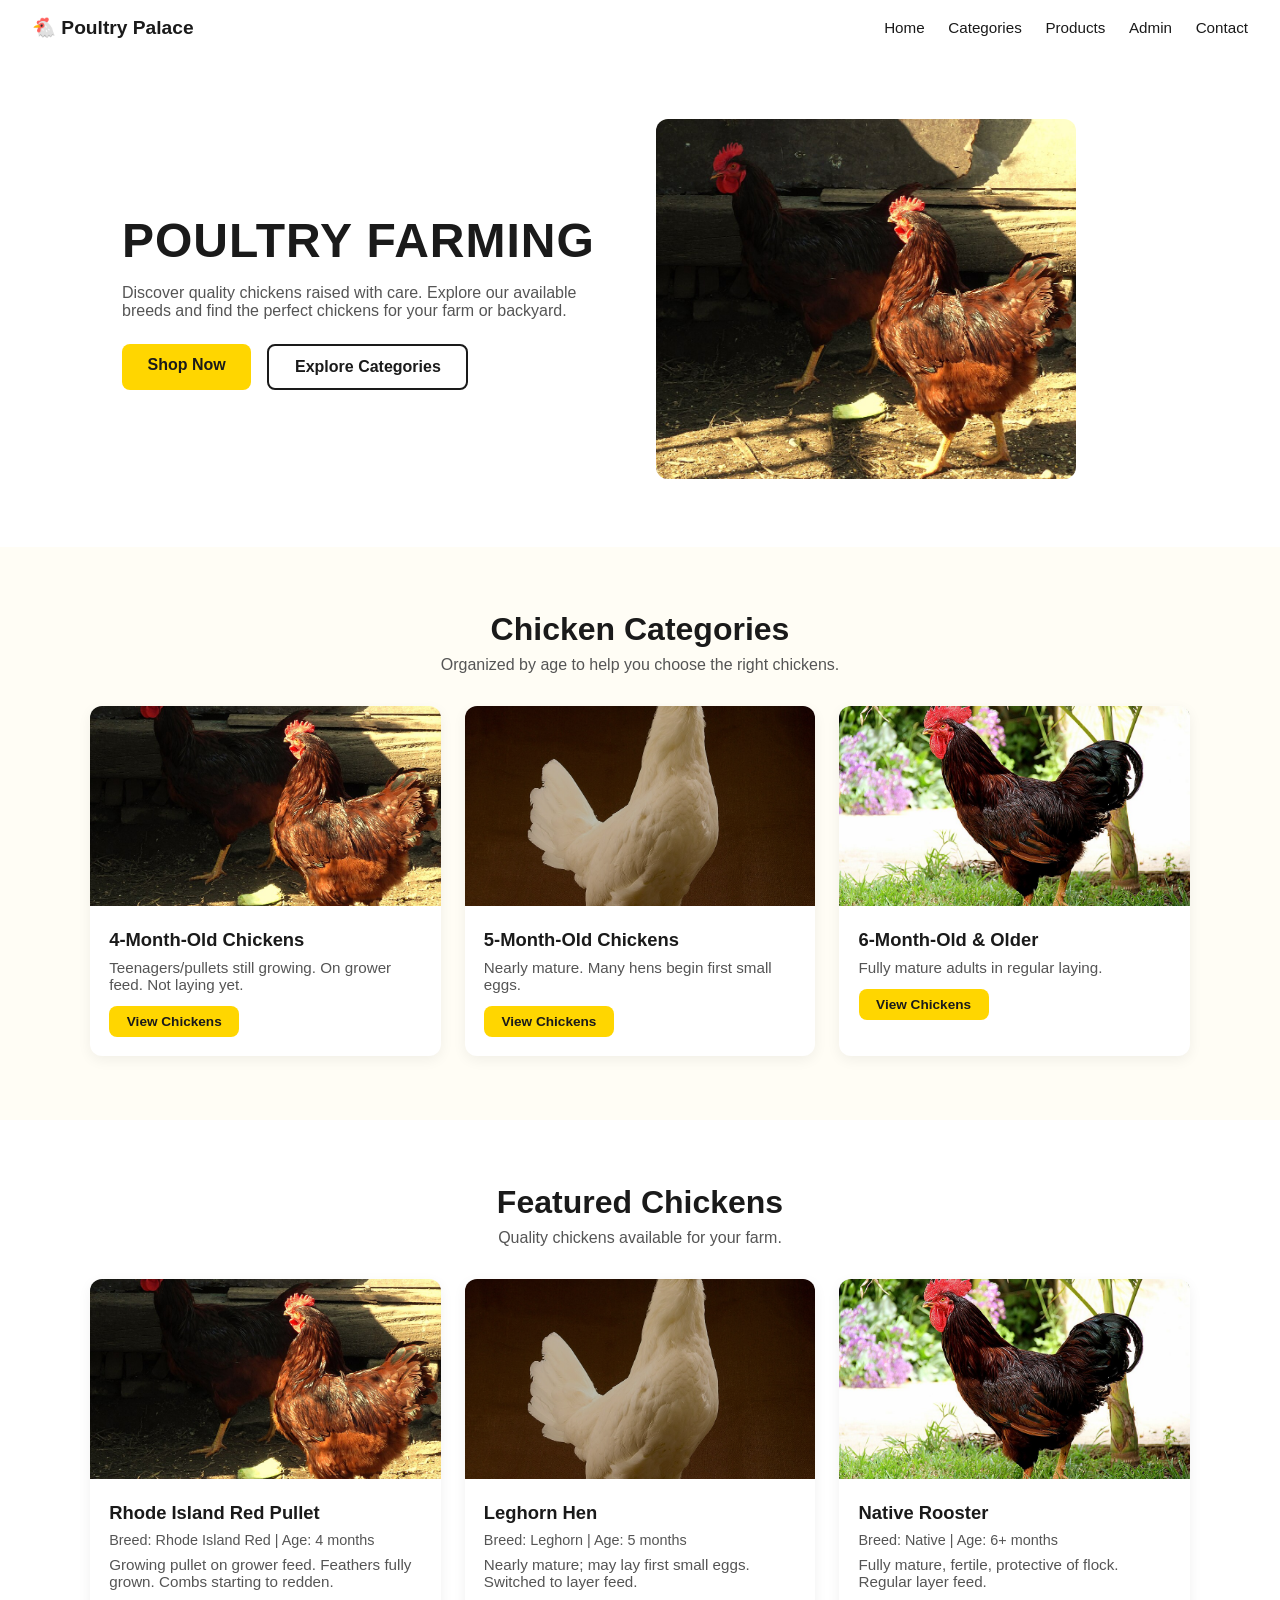
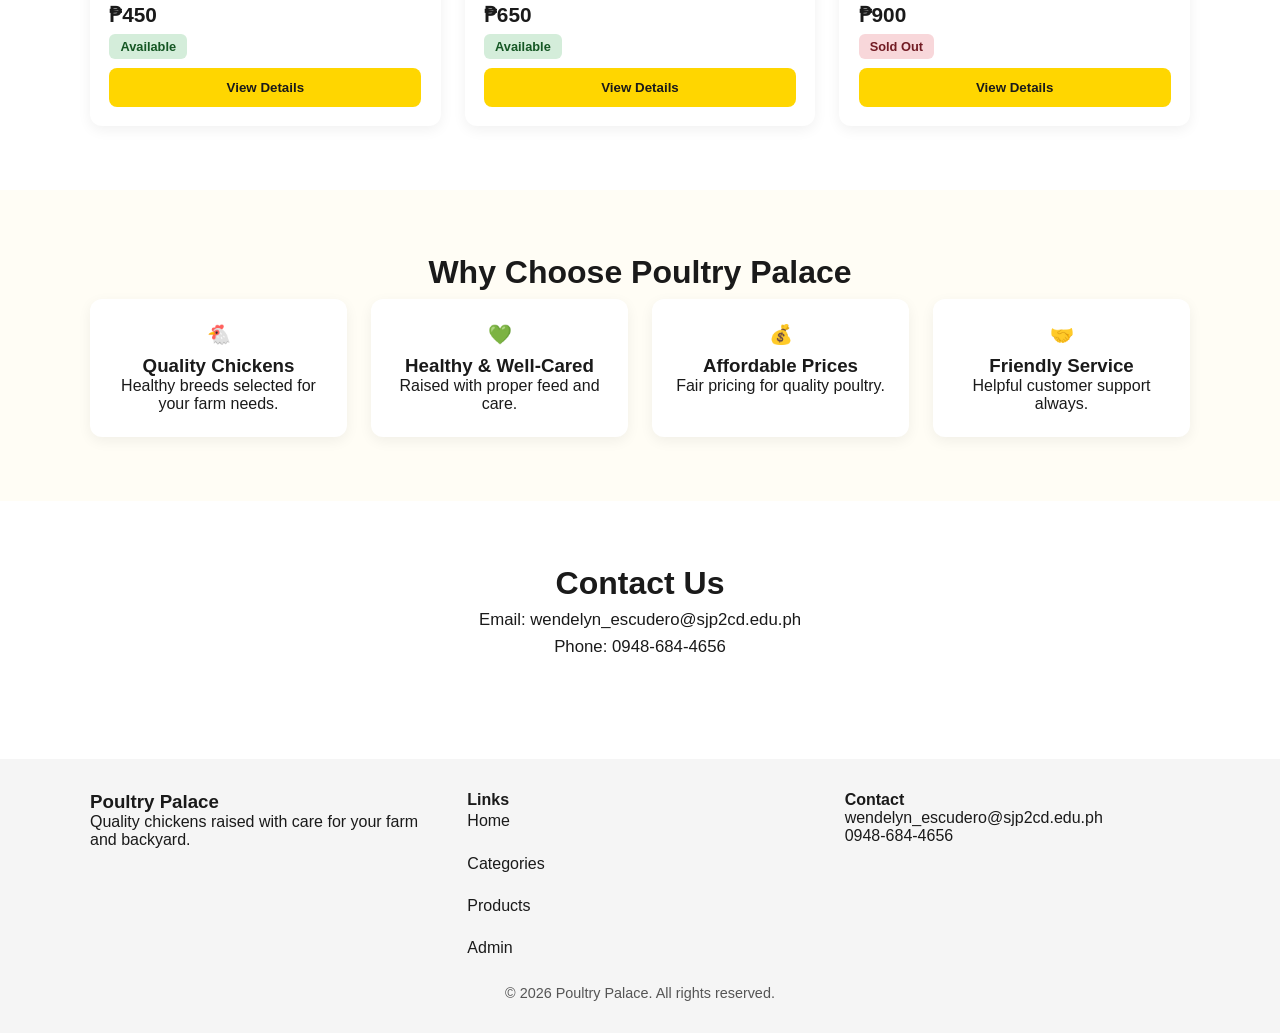
<file: index.html>
<!DOCTYPE html>
<html lang="en">
<head>
<meta charset="UTF-8">
<meta name="viewport" content="width=device-width, initial-scale=1.0">
<title>Poultry Palace - Premium Chickens</title>
<link rel="stylesheet" href="style.css">
</head>
<body>
<header class="site-header">
  <div class="logo">🐔 Poultry Palace</div>
  <nav class="nav">
    <a href="index.html">Home</a>
    <a href="#categories">Categories</a>
    <a href="#products">Products</a>
    <a href="admin.html">Admin</a>
    <a href="#contact">Contact</a>
  </nav>
</header>

<section class="hero">
  <div class="hero-text">
    <h1>POULTRY FARMING</h1>
    <p>Discover quality chickens raised with care. Explore our available breeds and find the perfect chickens for your farm or backyard.</p>
    <div class="hero-buttons">
      <a class="btn btn-yellow" href="#products">Shop Now</a>
      <a class="btn btn-outline" href="#categories">Explore Categories</a>
    </div>
  </div>
  <div class="hero-image">
    <img src="images/chickens/pullet.jpg" alt="Poultry farming chickens">
  </div>
</section>

<section id="categories" class="section section-cream">
  <div class="container">
    <h2 class="section-title">Chicken Categories</h2>
    <p class="section-sub">Organized by age to help you choose the right chickens.</p>
    <div class="cat-grid">
      <div class="cat-card">
        <img src="images/chickens/pullet.jpg" alt="4-month-old chickens">
        <div class="cat-body">
          <h3>4-Month-Old Chickens</h3>
          <p>Teenagers/pullets still growing. On grower feed. Not laying yet.</p>
          <a class="btn btn-yellow small" href="#products">View Chickens</a>
        </div>
      </div>
      <div class="cat-card">
        <img src="images/chickens/leghorn.jpg" alt="5-month-old chickens">
        <div class="cat-body">
          <h3>5-Month-Old Chickens</h3>
          <p>Nearly mature. Many hens begin first small eggs.</p>
          <a class="btn btn-yellow small" href="#products">View Chickens</a>
        </div>
      </div>
      <div class="cat-card">
        <img src="images/chickens/native.jpg" alt="6-month-old and older chickens">
        <div class="cat-body">
          <h3>6-Month-Old & Older</h3>
          <p>Fully mature adults in regular laying.</p>
          <a class="btn btn-yellow small" href="#products">View Chickens</a>
        </div>
      </div>
    </div>
  </div>
</section>

<section id="products" class="section section-white">
  <div class="container">
    <h2 class="section-title">Featured Chickens</h2>
    <p class="section-sub">Quality chickens available for your farm.</p>
    <div class="product-grid">
      <article class="product-card">
        <img src="images/chickens/pullet.jpg" alt="Rhode Island Red Pullet">
        <div class="product-info">
          <h3>Rhode Island Red Pullet</h3>
          <p class="meta">Breed: Rhode Island Red | Age: 4 months</p>
          <p class="desc">Growing pullet on grower feed. Feathers fully grown. Combs starting to redden.</p>
          <p class="price">₱450</p>
          <span class="badge available">Available</span>
          <button class="btn btn-yellow full">View Details</button>
        </div>
      </article>
      <article class="product-card">
        <img src="images/chickens/leghorn.jpg" alt="Leghorn Hen">
        <div class="product-info">
          <h3>Leghorn Hen</h3>
          <p class="meta">Breed: Leghorn | Age: 5 months</p>
          <p class="desc">Nearly mature; may lay first small eggs. Switched to layer feed.</p>
          <p class="price">₱650</p>
          <span class="badge available">Available</span>
          <button class="btn btn-yellow full">View Details</button>
        </div>
      </article>
      <article class="product-card">
        <img src="images/chickens/native.jpg" alt="Native Rooster">
        <div class="product-info">
          <h3>Native Rooster</h3>
          <p class="meta">Breed: Native | Age: 6+ months</p>
          <p class="desc">Fully mature, fertile, protective of flock. Regular layer feed.</p>
          <p class="price">₱900</p>
          <span class="badge soldout">Sold Out</span>
          <button class="btn btn-yellow full">View Details</button>
        </div>
      </article>
    </div>
  </div>
</section>

<section class="section section-cream">
  <div class="container">
    <h2 class="section-title">Why Choose Poultry Palace</h2>
    <div class="why-grid">
      <div class="why-card"><div class="icon">🐔</div><h3>Quality Chickens</h3><p>Healthy breeds selected for your farm needs.</p></div>
      <div class="why-card"><div class="icon">💚</div><h3>Healthy & Well-Cared</h3><p>Raised with proper feed and care.</p></div>
      <div class="why-card"><div class="icon">💰</div><h3>Affordable Prices</h3><p>Fair pricing for quality poultry.</p></div>
      <div class="why-card"><div class="icon">🤝</div><h3>Friendly Service</h3><p>Helpful customer support always.</p></div>
    </div>
  </div>
</section>

<section id="contact" class="section section-white">
  <div class="container contact">
    <h2 class="section-title">Contact Us</h2>
    <p>Email: wendelyn_escudero@sjp2cd.edu.ph</p>
    <p>Phone: 0948-684-4656</p>
  </div>
</section>

<footer class="footer">
  <div class="container footer-inner">
    <div>
      <h3>Poultry Palace</h3>
      <p>Quality chickens raised with care for your farm and backyard.</p>
    </div>
    <div>
      <h4>Links</h4>
      <a href="index.html">Home</a><br>
      <a href="#categories">Categories</a><br>
      <a href="#products">Products</a><br>
      <a href="admin.html">Admin</a>
    </div>
    <div>
      <h4>Contact</h4>
      <p>wendelyn_escudero@sjp2cd.edu.ph</p>
      <p>0948-684-4656</p>
    </div>
  </div>
  <p class="copy">&copy; 2026 Poultry Palace. All rights reserved.</p>
</footer>
</body>
</html>
</file>
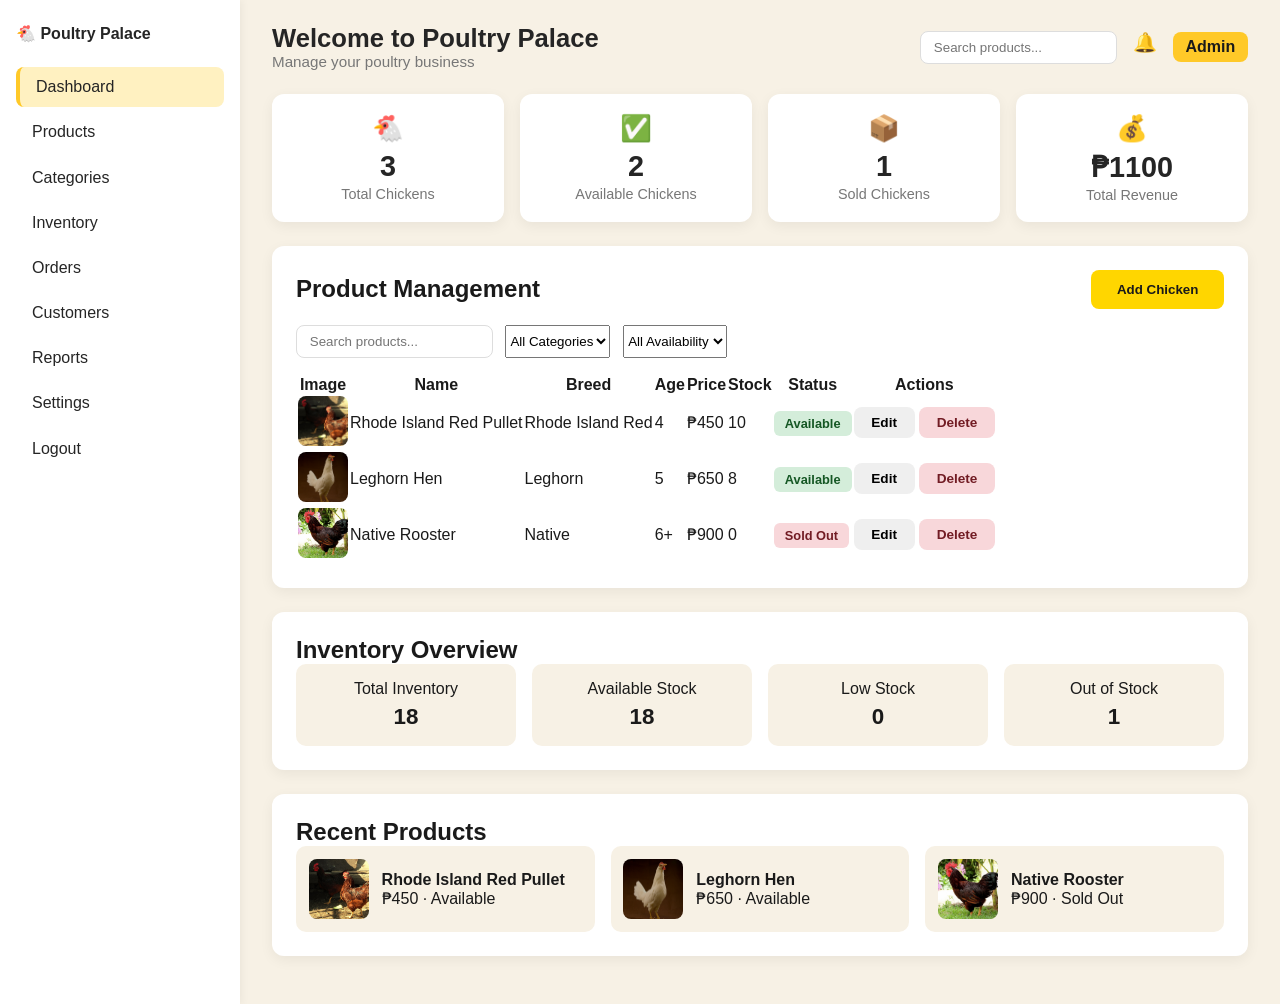
<file: admin.html>
<!DOCTYPE html>
<html lang="en">
<head>
<meta charset="UTF-8">
<meta name="viewport" content="width=device-width, initial-scale=1.0">
<title>Admin Dashboard - Poultry Palace</title>
<link rel="stylesheet" href="style.css">
</head>
<body class="admin-body">
<div class="admin-layout">
  <aside class="sidebar">
    <div class="sidebar-logo">🐔 Poultry Palace</div>
    <nav class="sidebar-nav">
      <a class="active" href="admin.html">Dashboard</a>
      <a href="#products">Products</a>
      <a href="#categories">Categories</a>
      <a href="#inventory">Inventory</a>
      <a href="#">Orders</a>
      <a href="#">Customers</a>
      <a href="#">Reports</a>
      <a href="#">Settings</a>
      <a href="index.html">Logout</a>
    </nav>
  </aside>
  <main class="admin-main">
    <header class="admin-header">
      <div>
        <h1>Welcome to Poultry Palace</h1>
        <p>Manage your poultry business</p>
      </div>
      <div class="header-actions">
        <input type="search" placeholder="Search products..." class="search">
        <span class="icon">🔔</span>
        <span class="profile">Admin</span>
      </div>
    </header>

    <section class="stats-grid">
      <div class="stat-card"><div class="stat-icon">🐔</div><div class="stat-num">3</div><div class="stat-label">Total Chickens</div></div>
      <div class="stat-card"><div class="stat-icon">✅</div><div class="stat-num">2</div><div class="stat-label">Available Chickens</div></div>
      <div class="stat-card"><div class="stat-icon">📦</div><div class="stat-num">1</div><div class="stat-label">Sold Chickens</div></div>
      <div class="stat-card"><div class="stat-icon">💰</div><div class="stat-num">₱1100</div><div class="stat-label">Total Revenue</div></div>
    </section>

    <section id="products" class="section-card">
      <div class="section-head">
        <h2>Product Management</h2>
        <button class="btn btn-yellow">Add Chicken</button>
      </div>
      <div class="filters">
        <input type="search" placeholder="Search products..." class="search">
        <select><option>All Categories</option><option>4-month-old</option><option>5-month-old</option><option>6-month+</option></select>
        <select><option>All Availability</option><option>Available</option><option>Sold Out</option></select>
      </div>
      <div class="table-wrap">
        <table class="inventory">
          <thead><tr><th>Image</th><th>Name</th><th>Breed</th><th>Age</th><th>Price</th><th>Stock</th><th>Status</th><th>Actions</th></tr></thead>
          <tbody>
            <tr><td><img class="thumb" src="images/chickens/pullet.jpg" alt=""></td><td>Rhode Island Red Pullet</td><td>Rhode Island Red</td><td>4</td><td>₱450</td><td>10</td><td><span class="badge available">Available</span></td><td><button class="btn small">Edit</button> <button class="btn small btn-danger">Delete</button></td></tr>
            <tr><td><img class="thumb" src="images/chickens/leghorn.jpg" alt=""></td><td>Leghorn Hen</td><td>Leghorn</td><td>5</td><td>₱650</td><td>8</td><td><span class="badge available">Available</span></td><td><button class="btn small">Edit</button> <button class="btn small btn-danger">Delete</button></td></tr>
            <tr><td><img class="thumb" src="images/chickens/native.jpg" alt=""></td><td>Native Rooster</td><td>Native</td><td>6+</td><td>₱900</td><td>0</td><td><span class="badge soldout">Sold Out</span></td><td><button class="btn small">Edit</button> <button class="btn small btn-danger">Delete</button></td></tr>
          </tbody>
        </table>
      </div>
    </section>

    <section id="inventory" class="section-card">
      <h2>Inventory Overview</h2>
      <div class="inv-grid">
        <div class="inv-card"><div>Total Inventory</div><strong>18</strong></div>
        <div class="inv-card"><div>Available Stock</div><strong>18</strong></div>
        <div class="inv-card"><div>Low Stock</div><strong>0</strong></div>
        <div class="inv-card"><div>Out of Stock</div><strong>1</strong></div>
      </div>
    </section>

    <section class="section-card">
      <h2>Recent Products</h2>
      <div class="recent-grid">
        <div class="recent-card"><img src="images/chickens/pullet.jpg" alt=""><div><strong>Rhode Island Red Pullet</strong><br>₱450 · Available</div></div>
        <div class="recent-card"><img src="images/chickens/leghorn.jpg" alt=""><div><strong>Leghorn Hen</strong><br>₱650 · Available</div></div>
        <div class="recent-card"><img src="images/chickens/native.jpg" alt=""><div><strong>Native Rooster</strong><br>₱900 · Sold Out</div></div>
      </div>
    </section>
  </main>
</div>
</body>
</html>
</file>
<file: style.css>
:root{--yellow:#FFD600;--dark:#1a1a1a;--gray:#555;--cream:#FFFDF5;--white:#FFFFFF;--green:#2E7D32}
*{box-sizing:border-box;margin:0;padding:0}
body{font-family:Arial,Helvetica,sans-serif;color:var(--dark);background:var(--white)}
.site-header{display:flex;justify-content:space-between;align-items:center;padding:1rem 2rem;background:var(--white);position:sticky;top:0;z-index:10}
.logo{font-weight:bold;font-size:1.2rem;color:var(--dark)}
.nav a{color:var(--dark);margin-left:1.2rem;text-decoration:none;font-size:.95rem;transition:color .2s}
.nav a:hover{color:var(--yellow)}
.hero{display:flex;align-items:center;justify-content:space-between;gap:2rem;max-width:1100px;margin:0 auto;padding:4rem 2rem;flex-wrap:wrap}
.hero-text{flex:1;min-width:280px}
.hero-text h1{font-size:3rem;font-weight:800;letter-spacing:1px;margin-bottom:1rem}
.hero-text p{color:var(--gray);margin-bottom:1.5rem;max-width:480px}
.hero-buttons{display:flex;gap:1rem;flex-wrap:wrap}
.hero-image{flex:1;min-width:280px}
.hero-image img{width:100%;max-width:420px;border-radius:12px;object-fit:cover}
.btn{display:inline-block;padding:.75rem 1.6rem;border:none;border-radius:8px;text-decoration:none;cursor:pointer;font-weight:600;transition:transform .2s,box-shadow .2s}
.btn:hover{transform:translateY(-2px)}
.btn-yellow{background:var(--yellow);color:var(--dark)}
.btn-outline{background:var(--white);border:2px solid var(--dark);color:var(--dark)}
.small{padding:.5rem 1.1rem;font-size:.85rem}
.full{width:100%;margin-top:.8rem}
.section{padding:4rem 1.5rem}
.section-cream{background:var(--cream)}
.section-white{background:var(--white)}
.container{max-width:1100px;margin:0 auto}
.section-title{text-align:center;font-size:2rem;font-weight:700;margin-bottom:.5rem}
.section-sub{text-align:center;color:var(--gray);margin-bottom:2rem}
.cat-grid,.product-grid,.why-grid{display:grid;gap:1.5rem}
.cat-grid{grid-template-columns:repeat(auto-fit,minmax(280px,1fr))}
.product-grid{grid-template-columns:repeat(auto-fit,minmax(280px,1fr))}
.why-grid{grid-template-columns:repeat(auto-fit,minmax(220px,1fr))}
.cat-card,.product-card,.why-card{background:var(--white);border-radius:12px;overflow:hidden;box-shadow:0 4px 14px rgba(0,0,0,.06);transition:transform .2s}
.cat-card:hover,.product-card:hover{transform:translateY(-4px)}
.cat-card img,.product-card img{width:100%;height:200px;object-fit:cover}
.cat-body,.product-info{padding:1.2rem}
.cat-body h3,.product-info h3{margin-bottom:.5rem;font-size:1.15rem}
.cat-body p,.product-info .desc{color:var(--gray);font-size:.95rem;margin-bottom:.8rem}
.price{font-size:1.3rem;font-weight:bold;color:var(--dark);margin:.6rem 0}
.badge{padding:.3rem .7rem;border-radius:6px;font-size:.8rem;font-weight:600}
.available{background:#d4edda;color:#155724}
.soldout{background:#f8d7da;color:#721c24}
.meta{font-size:.9rem;color:var(--gray);margin-bottom:.5rem}
.why-card{text-align:center;padding:1.5rem}
.icon{font-size:2rem;margin-bottom:.6rem}
.contact{text-align:center}
.contact p{margin:.4rem 0;font-size:1.05rem}
.footer{background:#f5f5f5;padding:2rem 1.5rem;margin-top:2rem}
.footer-inner{display:grid;grid-template-columns:repeat(auto-fit,minmax(200px,1fr));gap:2rem;max-width:1100px;margin:0 auto}
.footer a{color:var(--dark);text-decoration:none;display:block;margin:.2rem 0}
.copy{text-align:center;margin-top:1.5rem;color:var(--gray);font-size:.9rem}
.admin-body{background:#F7F1E5}
.admin-layout{display:flex;min-height:100vh}
.sidebar{width:240px;background:#fff;padding:1.5rem 1rem;box-shadow:2px 0 8px rgba(0,0,0,.05)}
.sidebar-logo{font-weight:bold;color:#252525;margin-bottom:1.5rem}
.sidebar-nav a{display:block;padding:.7rem 1rem;margin:.3rem 0;border-radius:8px;color:#252525;text-decoration:none;transition:background .2s}
.sidebar-nav a:hover,.sidebar-nav a.active{background:#FFF1C1}
.sidebar-nav a.active{border-left:4px solid #FFC928}
.admin-main{flex:1;padding:1.5rem 2rem}
.admin-header{display:flex;justify-content:space-between;align-items:center;flex-wrap:wrap;gap:1rem;margin-bottom:1.5rem}
.admin-header h1{font-size:1.6rem;color:#252525}
.admin-header p{color:#777;font-size:.95rem}
.header-actions{display:flex;align-items:center;gap:1rem}
.search{padding:.5rem .8rem;border:1px solid #ddd;border-radius:8px}
.icon{font-size:1.2rem}
.profile{background:#FFC928;padding:.4rem .8rem;border-radius:8px;font-weight:600}
.stats-grid{display:grid;grid-template-columns:repeat(auto-fit,minmax(200px,1fr));gap:1rem;margin-bottom:1.5rem}
.stat-card{background:#fff;padding:1.2rem;border-radius:12px;box-shadow:0 4px 14px rgba(0,0,0,.06);text-align:center}
.stat-icon{font-size:1.6rem;margin-bottom:.4rem}
.stat-num{font-size:1.8rem;font-weight:700;color:#252525}
.stat-label{color:#777;font-size:.9rem;margin-top:.2rem}
.section-card{background:#fff;padding:1.5rem;border-radius:12px;box-shadow:0 4px 14px rgba(0,0,0,.06);margin-bottom:1.5rem}
.section-head{display:flex;justify-content:space-between;align-items:center;margin-bottom:1rem}
.filters{display:flex;gap:.8rem;margin-bottom:1rem;flex-wrap:wrap}
.table-wrap{overflow-x:auto}
.thumb{width:50px;height:50px;object-fit:cover;border-radius:8px}
.btn-danger{background:#f8d7da;color:#721c24}
.inv-grid{display:grid;grid-template-columns:repeat(auto-fit,minmax(160px,1fr));gap:1rem}
.inv-card{background:#F7F1E5;padding:1rem;border-radius:10px;text-align:center}
.inv-card strong{display:block;font-size:1.4rem;margin-top:.4rem}
.recent-grid{display:grid;grid-template-columns:repeat(auto-fit,minmax(240px,1fr));gap:1rem}
.recent-card{display:flex;align-items:center;gap:.8rem;background:#F7F1E5;padding:.8rem;border-radius:10px}
.recent-card img{width:60px;height:60px;object-fit:cover;border-radius:8px}
@media(max-width:768px){.admin-layout{flex-direction:column}.sidebar{width:100%}}
</file>
